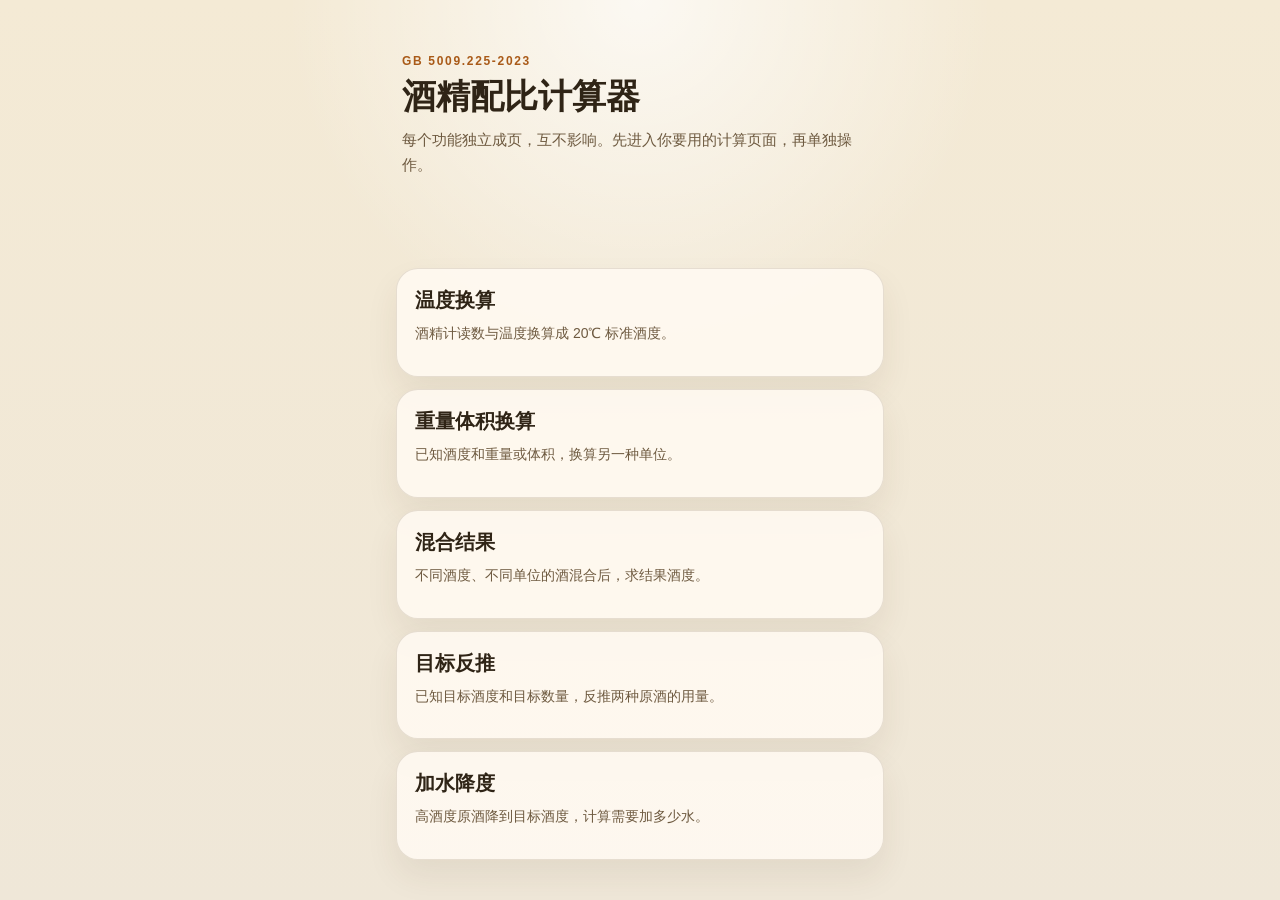
<file: index.html>
<!DOCTYPE html>
<html lang="zh-CN">
<head>
    <meta charset="UTF-8">
    <meta name="viewport" content="width=device-width, initial-scale=1.0, viewport-fit=cover">
    <meta name="apple-mobile-web-app-capable" content="yes">
    <meta name="apple-mobile-web-app-status-bar-style" content="default">
    <title>酒精配比计算器</title>
    <link rel="stylesheet" href="style.css?v=20260329-11">
    <link rel="manifest" href="manifest.json?v=20260329-11">
</head>
<body>
    <main class="shell">
        <section class="hero">
            <p class="eyebrow">GB 5009.225-2023</p>
            <h1>酒精配比计算器</h1>
            <p class="intro">每个功能独立成页，互不影响。先进入你要用的计算页面，再单独操作。</p>
        </section>

        <section class="nav-grid">
            <a class="nav-card" href="./temp.html?v=20260329-11">
                <h2>温度换算</h2>
                <p>酒精计读数与温度换算成 20℃ 标准酒度。</p>
            </a>
            <a class="nav-card" href="./convert.html?v=20260329-11">
                <h2>重量体积换算</h2>
                <p>已知酒度和重量或体积，换算另一种单位。</p>
            </a>
            <a class="nav-card" href="./blend.html?v=20260329-11">
                <h2>混合结果</h2>
                <p>不同酒度、不同单位的酒混合后，求结果酒度。</p>
            </a>
            <a class="nav-card" href="./target.html?v=20260329-11">
                <h2>目标反推</h2>
                <p>已知目标酒度和目标数量，反推两种原酒的用量。</p>
            </a>
            <a class="nav-card" href="./dilute.html?v=20260329-11">
                <h2>加水降度</h2>
                <p>高酒度原酒降到目标酒度，计算需要加多少水。</p>
            </a>
        </section>
    </main>
</body>
</html>
</file>
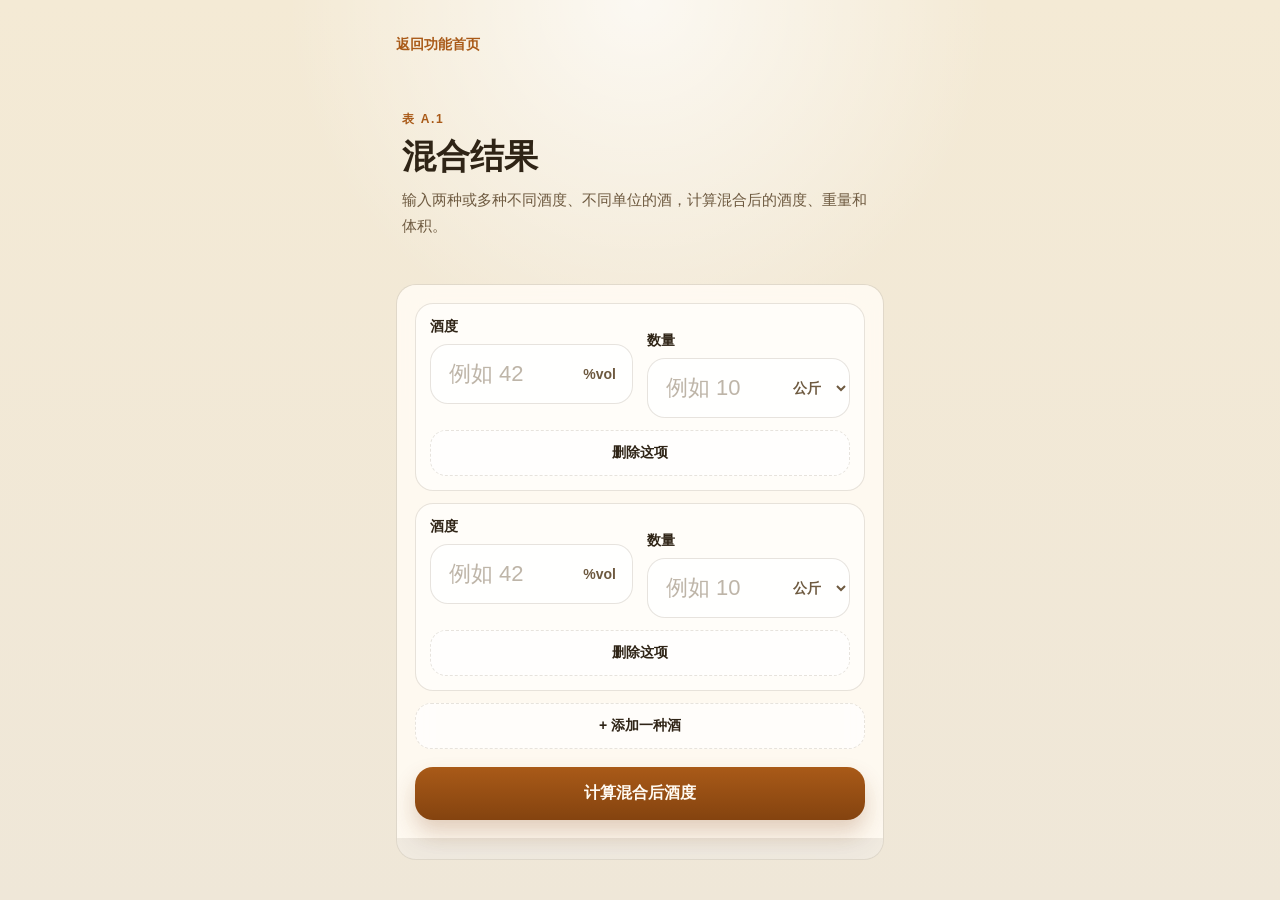
<file: blend.html>
<!DOCTYPE html>
<html lang="zh-CN">
<head>
    <meta charset="UTF-8">
    <meta name="viewport" content="width=device-width, initial-scale=1.0, viewport-fit=cover">
    <title>混合结果</title>
    <link rel="stylesheet" href="style.css?v=20260329-11">
</head>
<body>
    <main class="shell">
        <a class="back-link" href="./index.html?v=20260329-11">返回功能首页</a>
        <section class="hero">
            <p class="eyebrow">表 A.1</p>
            <h1>混合结果</h1>
            <p class="intro">输入两种或多种不同酒度、不同单位的酒，计算混合后的酒度、重量和体积。</p>
        </section>

        <section class="tool-panel">
            <div class="calculator-card">
                <div id="blend-items"></div>
                <button class="ghost-button" type="button" onclick="addBlendItem()">+ 添加一种酒</button>
                <button class="btn-primary" type="button" onclick="runBlendCalculator()">计算混合后酒度</button>
                <div class="result-card" id="blend-result"></div>
            </div>
        </section>
    </main>

    <script src="data.js?v=20260329-11"></script>
    <script src="blend.js?v=20260329-11"></script>
</body>
</html>
</file>
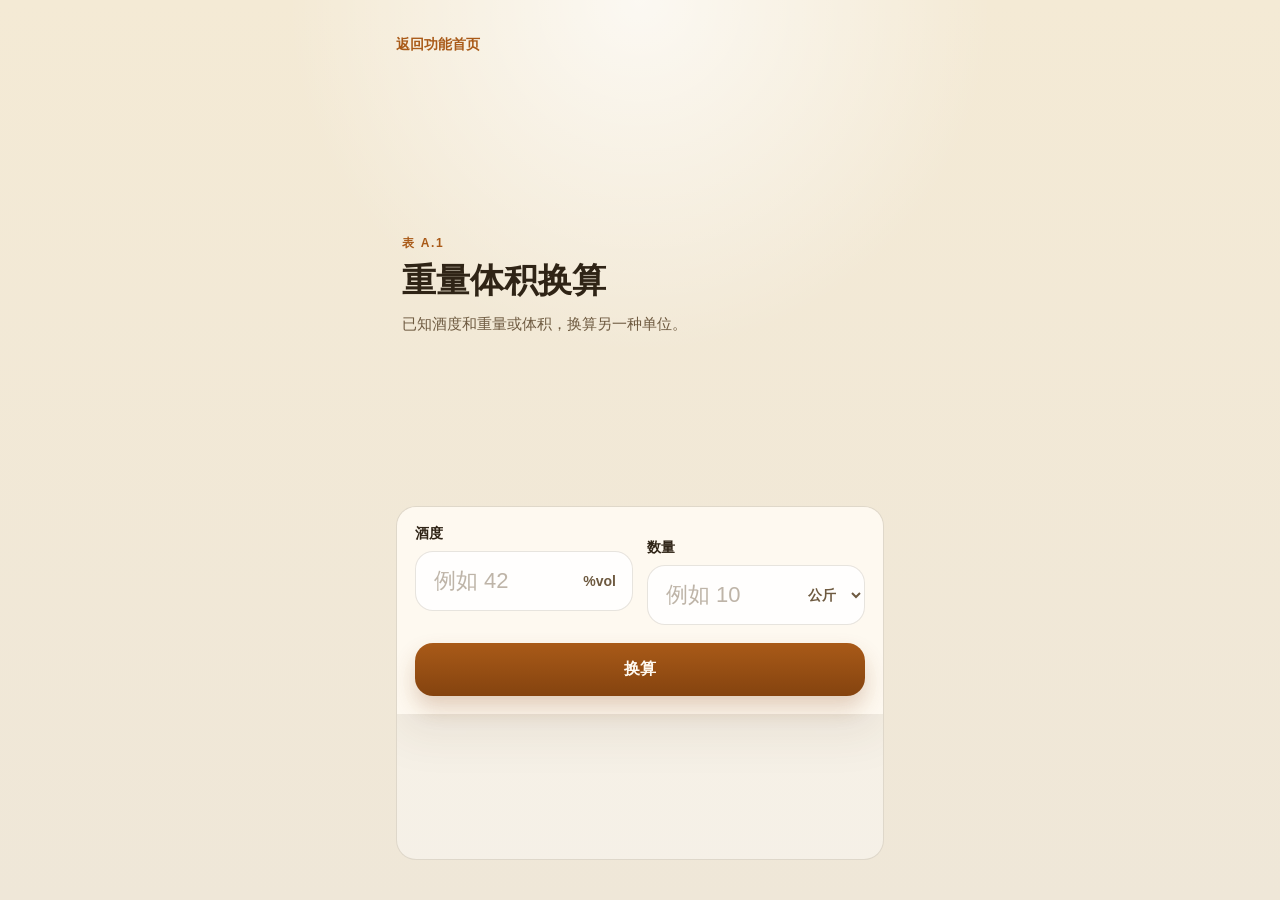
<file: convert.html>
<!DOCTYPE html>
<html lang="zh-CN">
<head>
    <meta charset="UTF-8">
    <meta name="viewport" content="width=device-width, initial-scale=1.0, viewport-fit=cover">
    <title>重量体积换算</title>
    <link rel="stylesheet" href="style.css?v=20260329-11">
</head>
<body>
    <main class="shell">
        <a class="back-link" href="./index.html?v=20260329-11">返回功能首页</a>
        <section class="hero">
            <p class="eyebrow">表 A.1</p>
            <h1>重量体积换算</h1>
            <p class="intro">已知酒度和重量或体积，换算另一种单位。</p>
        </section>

        <section class="tool-panel">
            <div class="calculator-card">
                <div class="grid-two">
                    <div class="form-group">
                        <label for="convert-alcohol">酒度</label>
                        <div class="input-row">
                            <input type="number" id="convert-alcohol" step="0.1" inputmode="decimal" placeholder="例如 42">
                            <span class="unit">%vol</span>
                        </div>
                    </div>
                    <div class="form-group">
                        <label for="convert-amount">数量</label>
                        <div class="input-row">
                            <input type="number" id="convert-amount" step="0.001" inputmode="decimal" placeholder="例如 10">
                            <select class="unit-select" id="convert-unit">
                                <option value="weight">公斤</option>
                                <option value="volume">升</option>
                            </select>
                        </div>
                    </div>
                </div>

                <button class="btn-primary" type="button" onclick="runConvertCalculator()">换算</button>
                <div class="result-card" id="convert-result"></div>
            </div>
        </section>
    </main>

    <script src="data.js?v=20260329-11"></script>
    <script src="convert.js?v=20260329-11"></script>
</body>
</html>
</file>
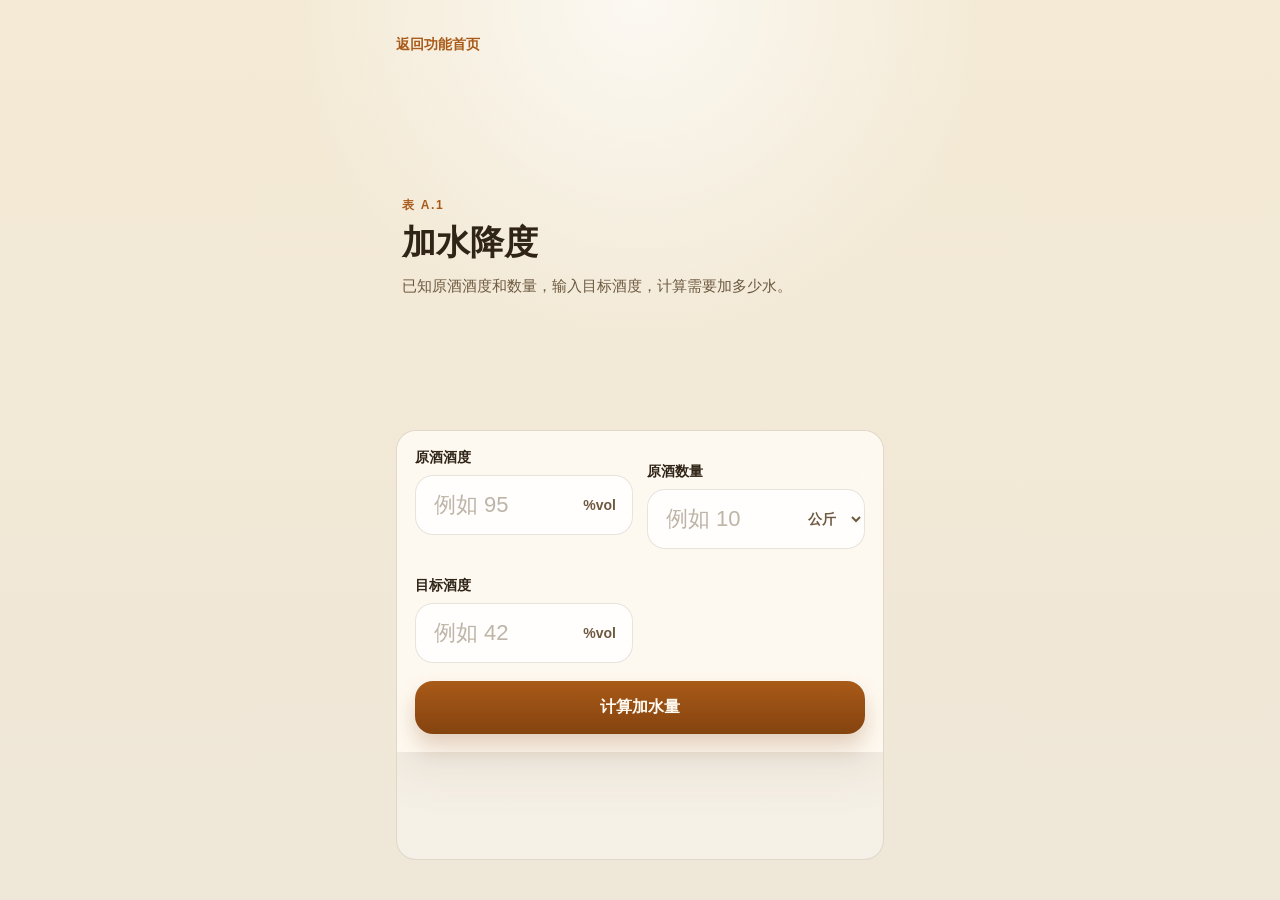
<file: dilute.html>
<!DOCTYPE html>
<html lang="zh-CN">
<head>
    <meta charset="UTF-8">
    <meta name="viewport" content="width=device-width, initial-scale=1.0, viewport-fit=cover">
    <title>加水降度</title>
    <link rel="stylesheet" href="style.css?v=20260329-11">
</head>
<body>
    <main class="shell">
        <a class="back-link" href="./index.html?v=20260329-11">返回功能首页</a>
        <section class="hero">
            <p class="eyebrow">表 A.1</p>
            <h1>加水降度</h1>
            <p class="intro">已知原酒酒度和数量，输入目标酒度，计算需要加多少水。</p>
        </section>

        <section class="tool-panel">
            <div class="calculator-card">
                <div class="grid-two">
                    <div class="form-group">
                        <label for="dilute-source-alcohol">原酒酒度</label>
                        <div class="input-row">
                            <input type="number" id="dilute-source-alcohol" step="0.1" inputmode="decimal" placeholder="例如 95">
                            <span class="unit">%vol</span>
                        </div>
                    </div>
                    <div class="form-group">
                        <label for="dilute-source-amount">原酒数量</label>
                        <div class="input-row">
                            <input type="number" id="dilute-source-amount" step="0.001" inputmode="decimal" placeholder="例如 10">
                            <select class="unit-select" id="dilute-source-unit">
                                <option value="weight">公斤</option>
                                <option value="volume">升</option>
                            </select>
                        </div>
                    </div>
                    <div class="form-group">
                        <label for="dilute-target-alcohol">目标酒度</label>
                        <div class="input-row">
                            <input type="number" id="dilute-target-alcohol" step="0.1" inputmode="decimal" placeholder="例如 42">
                            <span class="unit">%vol</span>
                        </div>
                    </div>
                </div>

                <button class="btn-primary" type="button" onclick="runDiluteCalculator()">计算加水量</button>
                <div class="result-card" id="dilute-result"></div>
            </div>
        </section>
    </main>

    <script src="data.js?v=20260329-11"></script>
    <script src="dilute.js?v=20260329-11"></script>
</body>
</html>
</file>
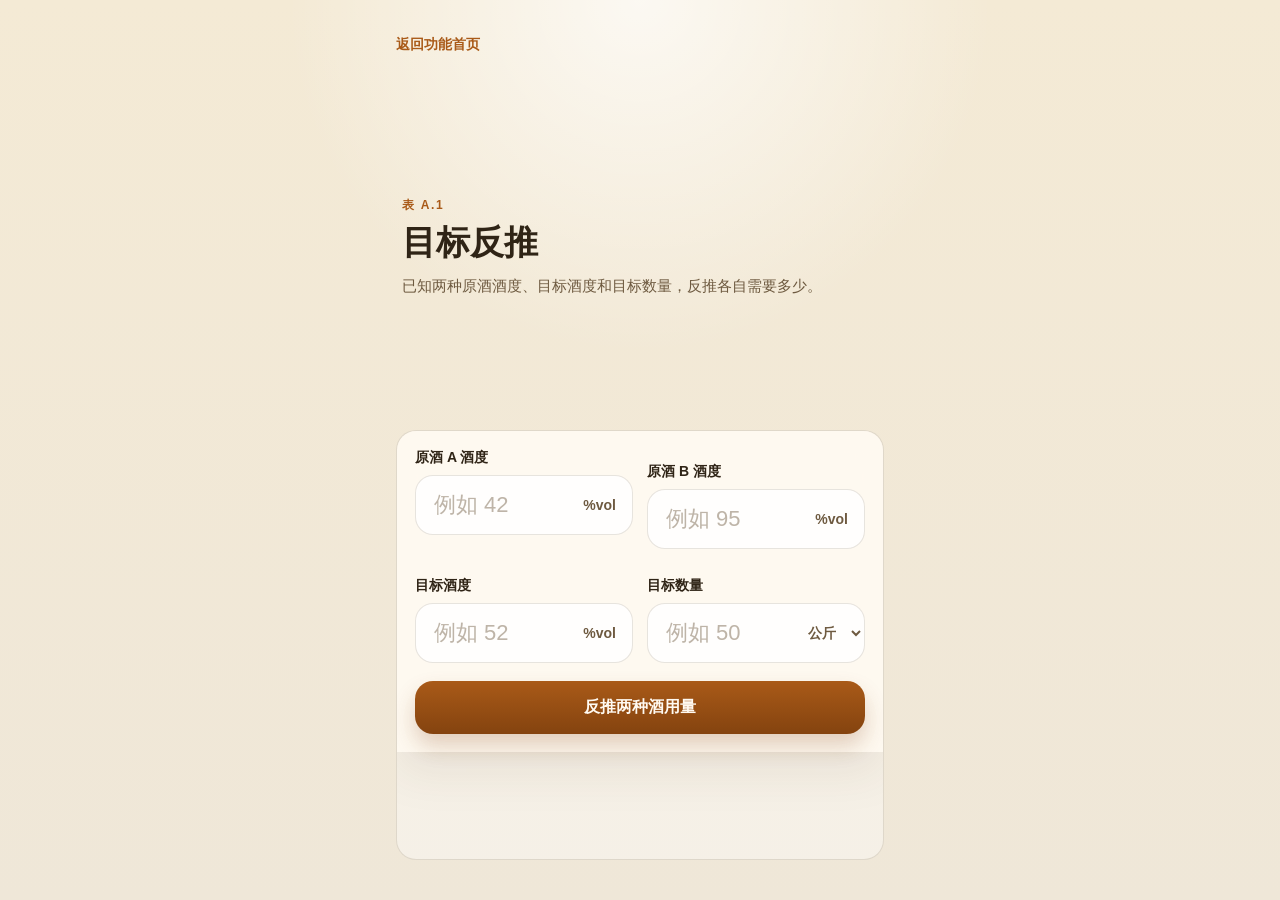
<file: target.html>
<!DOCTYPE html>
<html lang="zh-CN">
<head>
    <meta charset="UTF-8">
    <meta name="viewport" content="width=device-width, initial-scale=1.0, viewport-fit=cover">
    <title>目标反推</title>
    <link rel="stylesheet" href="style.css?v=20260329-11">
</head>
<body>
    <main class="shell">
        <a class="back-link" href="./index.html?v=20260329-11">返回功能首页</a>
        <section class="hero">
            <p class="eyebrow">表 A.1</p>
            <h1>目标反推</h1>
            <p class="intro">已知两种原酒酒度、目标酒度和目标数量，反推各自需要多少。</p>
        </section>

        <section class="tool-panel">
            <div class="calculator-card">
                <div class="grid-two">
                    <div class="form-group">
                        <label for="target-source-a">原酒 A 酒度</label>
                        <div class="input-row">
                            <input type="number" id="target-source-a" step="0.1" inputmode="decimal" placeholder="例如 42">
                            <span class="unit">%vol</span>
                        </div>
                    </div>
                    <div class="form-group">
                        <label for="target-source-b">原酒 B 酒度</label>
                        <div class="input-row">
                            <input type="number" id="target-source-b" step="0.1" inputmode="decimal" placeholder="例如 95">
                            <span class="unit">%vol</span>
                        </div>
                    </div>
                    <div class="form-group">
                        <label for="target-alcohol">目标酒度</label>
                        <div class="input-row">
                            <input type="number" id="target-alcohol" step="0.1" inputmode="decimal" placeholder="例如 52">
                            <span class="unit">%vol</span>
                        </div>
                    </div>
                    <div class="form-group">
                        <label for="target-amount">目标数量</label>
                        <div class="input-row">
                            <input type="number" id="target-amount" step="0.001" inputmode="decimal" placeholder="例如 50">
                            <select class="unit-select" id="target-unit">
                                <option value="weight">公斤</option>
                                <option value="volume">升</option>
                            </select>
                        </div>
                    </div>
                </div>

                <button class="btn-primary" type="button" onclick="runTargetCalculator()">反推两种酒用量</button>
                <div class="result-card" id="target-result"></div>
            </div>
        </section>
    </main>

    <script src="data.js?v=20260329-11"></script>
    <script src="target.js?v=20260329-11"></script>
</body>
</html>
</file>
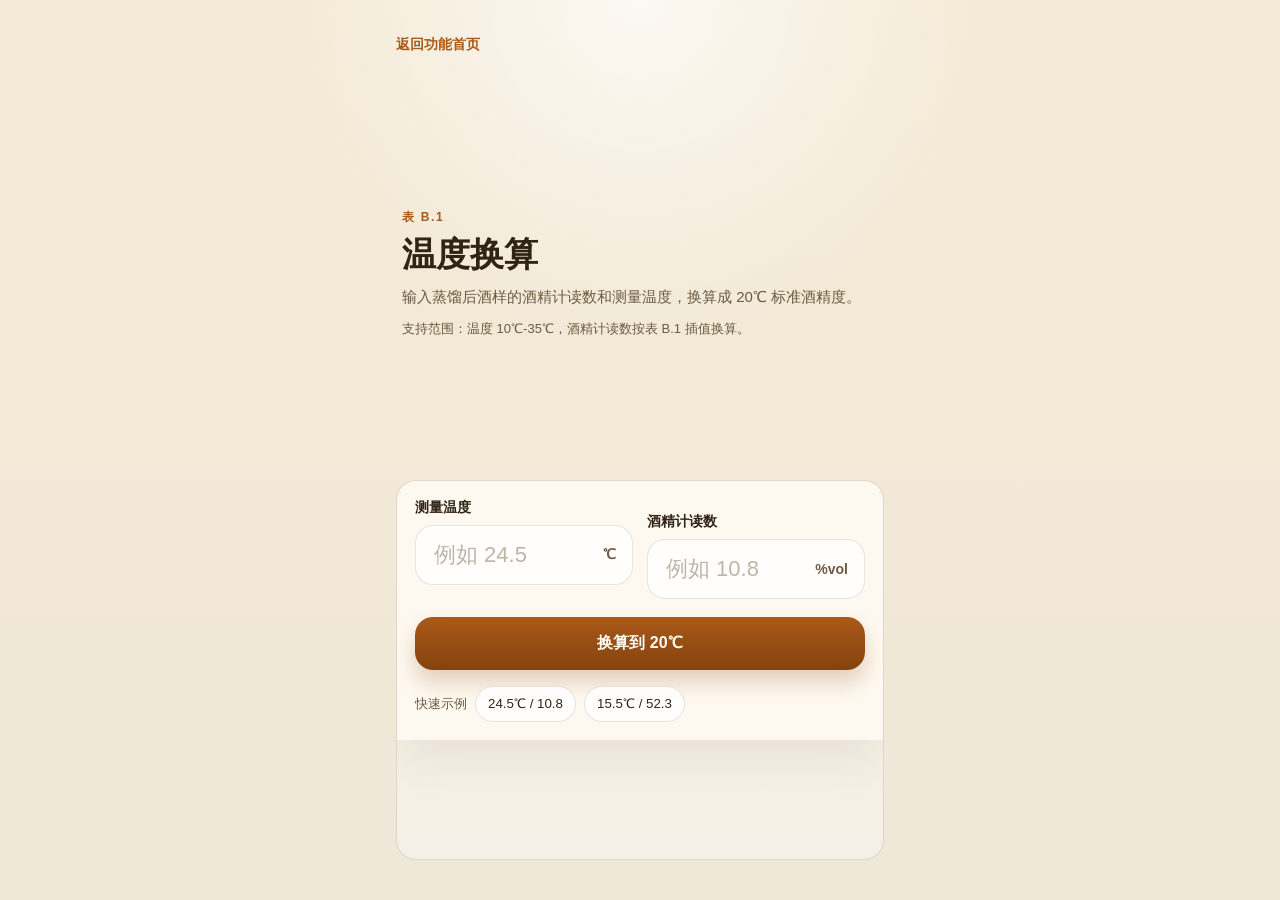
<file: temp.html>
<!DOCTYPE html>
<html lang="zh-CN">
<head>
    <meta charset="UTF-8">
    <meta name="viewport" content="width=device-width, initial-scale=1.0, viewport-fit=cover">
    <title>温度换算</title>
    <link rel="stylesheet" href="style.css?v=20260329-11">
</head>
<body>
    <main class="shell">
        <a class="back-link" href="./index.html?v=20260329-11">返回功能首页</a>
        <section class="hero">
            <p class="eyebrow">表 B.1</p>
            <h1>温度换算</h1>
            <p class="intro">输入蒸馏后酒样的酒精计读数和测量温度，换算成 20℃ 标准酒精度。</p>
            <p class="range" id="range-text">正在读取支持范围…</p>
        </section>

        <section class="tool-panel">
            <div class="calculator-card">
                <div class="grid-two">
                    <div class="form-group">
                        <label for="temp-input">测量温度</label>
                        <div class="input-row">
                            <input type="number" id="temp-input" step="0.1" inputmode="decimal" placeholder="例如 24.5">
                            <span class="unit">℃</span>
                        </div>
                    </div>
                    <div class="form-group">
                        <label for="alcohol-input">酒精计读数</label>
                        <div class="input-row">
                            <input type="number" id="alcohol-input" step="0.1" inputmode="decimal" placeholder="例如 10.8">
                            <span class="unit">%vol</span>
                        </div>
                    </div>
                </div>

                <button class="btn-primary" type="button" onclick="runTempCalculator()">换算到 20℃</button>

                <div class="examples">
                    <span>快速示例</span>
                    <button type="button" onclick="fillTempExample(24.5, 10.8)">24.5℃ / 10.8</button>
                    <button type="button" onclick="fillTempExample(15.5, 52.3)">15.5℃ / 52.3</button>
                </div>

                <div class="result-card" id="temp-result">
                    <p class="result-status">换算结果</p>
                    <p class="result-output">等待输入</p>
                    <p class="result-detail">输入温度和酒精计读数后，这里会显示 20℃ 标准酒精度。</p>
                </div>
            </div>
        </section>
    </main>

    <script src="data.js?v=20260329-11"></script>
    <script>
        (function () {
            function formatNumber(value, digits) {
                return Number(value).toFixed(digits);
            }

            const correctionTable = tempCorrectionTable;
            const sortedTemperatures = Object.keys(correctionTable).map(Number).sort((a, b) => a - b);

            function getAlcoholsForTemperature(temp) {
                return Object.keys(correctionTable[temp] || {}).map(Number).sort((a, b) => a - b);
            }

            function findNeighborBounds(sortedValues, target) {
                if (!sortedValues.length) return null;
                if (target < sortedValues[0] || target > sortedValues[sortedValues.length - 1]) return null;
                if (sortedValues.includes(target)) return { lower: target, upper: target };
                for (let i = 0; i < sortedValues.length - 1; i += 1) {
                    const lower = sortedValues[i];
                    const upper = sortedValues[i + 1];
                    if (target >= lower && target <= upper) {
                        return { lower, upper };
                    }
                }
                return null;
            }

            function linearInterpolate(x, x0, x1, y0, y1) {
                if (x0 === x1) return y0;
                return y0 + ((x - x0) * (y1 - y0)) / (x1 - x0);
            }

            function getAlcoholBoundsForTemperature(temp, alcohol) {
                return findNeighborBounds(getAlcoholsForTemperature(temp), alcohol);
            }

            function hasValue(temp, alcohol) {
                return correctionTable[temp] !== undefined && correctionTable[temp][alcohol] !== undefined;
            }

            function buildBounds(tempLower, tempUpper, alcohol) {
                const lowerBounds = getAlcoholBoundsForTemperature(tempLower, alcohol);
                const upperBounds = getAlcoholBoundsForTemperature(tempUpper, alcohol);
                if (!lowerBounds || !upperBounds) return null;

                const alcoholLower = Math.max(lowerBounds.lower, upperBounds.lower);
                const alcoholUpper = Math.min(lowerBounds.upper, upperBounds.upper);
                if (alcoholLower > alcohol || alcoholUpper < alcohol) return null;
                if (!hasValue(tempLower, alcoholLower) || !hasValue(tempUpper, alcoholLower)) return null;
                if (!hasValue(tempLower, alcoholUpper) || !hasValue(tempUpper, alcoholUpper)) return null;

                return { tempLower, tempUpper, alcoholLower, alcoholUpper };
            }

            function getCorrectionBounds(temp, alcohol) {
                if (temp < sortedTemperatures[0] || temp > sortedTemperatures[sortedTemperatures.length - 1]) {
                    return null;
                }

                const exactAlcoholBounds = correctionTable[temp]
                    ? getAlcoholBoundsForTemperature(temp, alcohol)
                    : null;
                if (exactAlcoholBounds) {
                    return {
                        tempLower: temp,
                        tempUpper: temp,
                        alcoholLower: exactAlcoholBounds.lower,
                        alcoholUpper: exactAlcoholBounds.upper,
                    };
                }

                const lowerCandidates = sortedTemperatures.filter((value) => value <= temp).reverse();
                const upperCandidates = sortedTemperatures.filter((value) => value >= temp);

                for (const tempLower of lowerCandidates) {
                    for (const tempUpper of upperCandidates) {
                        if (tempLower > temp || tempUpper < temp || tempLower > tempUpper) continue;
                        const bounds = buildBounds(tempLower, tempUpper, alcohol);
                        if (bounds) return bounds;
                    }
                }

                return null;
            }

            function explainCorrection(temp, alcohol) {
                const bounds = getCorrectionBounds(temp, alcohol);
                if (!bounds) return null;
                const points = [
                    {
                        temp: bounds.tempLower,
                        alcohol: bounds.alcoholLower,
                        value: correctionTable[bounds.tempLower][bounds.alcoholLower],
                    },
                ];
                if (bounds.alcoholUpper !== bounds.alcoholLower) {
                    points.push({
                        temp: bounds.tempLower,
                        alcohol: bounds.alcoholUpper,
                        value: correctionTable[bounds.tempLower][bounds.alcoholUpper],
                    });
                }
                if (bounds.tempUpper !== bounds.tempLower) {
                    points.push({
                        temp: bounds.tempUpper,
                        alcohol: bounds.alcoholLower,
                        value: correctionTable[bounds.tempUpper][bounds.alcoholLower],
                    });
                }
                if (bounds.tempUpper !== bounds.tempLower && bounds.alcoholUpper !== bounds.alcoholLower) {
                    points.push({
                        temp: bounds.tempUpper,
                        alcohol: bounds.alcoholUpper,
                        value: correctionTable[bounds.tempUpper][bounds.alcoholUpper],
                    });
                }
                return { bounds, points };
            }

            function correctTemperature(temp, alcohol) {
                const bounds = getCorrectionBounds(temp, alcohol);
                if (!bounds) return null;

                const { tempLower, tempUpper, alcoholLower, alcoholUpper } = bounds;
                const read = (t, a) => correctionTable[t][a];

                if (tempLower === tempUpper && alcoholLower === alcoholUpper) {
                    return read(tempLower, alcoholLower);
                }
                if (tempLower === tempUpper) {
                    return linearInterpolate(alcohol, alcoholLower, alcoholUpper, read(tempLower, alcoholLower), read(tempLower, alcoholUpper));
                }
                if (alcoholLower === alcoholUpper) {
                    return linearInterpolate(temp, tempLower, tempUpper, read(tempLower, alcoholLower), read(tempUpper, alcoholLower));
                }

                const lowerTempValue = linearInterpolate(alcohol, alcoholLower, alcoholUpper, read(tempLower, alcoholLower), read(tempLower, alcoholUpper));
                const upperTempValue = linearInterpolate(alcohol, alcoholLower, alcoholUpper, read(tempUpper, alcoholLower), read(tempUpper, alcoholUpper));
                return linearInterpolate(temp, tempLower, tempUpper, lowerTempValue, upperTempValue);
            }

            function showResult(kind, title, detail, extra) {
                const result = document.getElementById("temp-result");
                result.className = "result-card show " + kind;
                result.innerHTML = `
                    <p class="result-status">${kind === "error" ? "无法计算" : "换算结果"}</p>
                    <p class="result-output">${title}</p>
                    <p class="result-detail">${detail}</p>
                    ${extra ? `<div class="result-basis">${extra}</div>` : ""}
                `;
            }

            window.runTempCalculator = function () {
                const temp = Number.parseFloat(document.getElementById("temp-input").value);
                const alcohol = Number.parseFloat(document.getElementById("alcohol-input").value);

                if (Number.isNaN(temp) || Number.isNaN(alcohol)) {
                    showResult("error", "请输入有效数字", "温度和酒精计读数都支持输入小数，例如 24.5 和 10.8。");
                    return;
                }

                const result = correctTemperature(temp, alcohol);
                if (result === null) {
                    showResult(
                        "error",
                        "当前输入超出可换算范围",
                        `支持温度 ${sortedTemperatures[0]}℃-${sortedTemperatures[sortedTemperatures.length - 1]}℃。`
                    );
                    return;
                }

                const explanation = explainCorrection(temp, alcohol);
                const extra = explanation
                    ? [
                        "<strong>参考表值：</strong>",
                        ...explanation.points.map((point) => `${formatNumber(point.temp, 1)}℃ / ${formatNumber(point.alcohol, 1)}%vol -> ${formatNumber(point.value, 2)}`),
                    ].filter(Boolean).join("<br>")
                    : "";

                showResult(
                    "success",
                    `${formatNumber(result, 2)} %vol`,
                    `输入 ${formatNumber(temp, 1)}℃ / ${formatNumber(alcohol, 1)}%vol，折算为 20℃ 标准酒精度。`,
                    extra
                );
            };

            window.fillTempExample = function (temp, alcohol) {
                document.getElementById("temp-input").value = temp;
                document.getElementById("alcohol-input").value = alcohol;
                window.runTempCalculator();
            };

            document.getElementById("range-text").textContent = `支持范围：温度 ${sortedTemperatures[0]}℃-${sortedTemperatures[sortedTemperatures.length - 1]}℃，酒精计读数按表 B.1 插值换算。`;
        })();
    </script>
</body>
</html>
</file>
<file: style.css>
:root {
    --bg-top: #f4ead5;
    --bg-bottom: #efe7d8;
    --card: rgba(255, 250, 242, 0.88);
    --ink: #2f2416;
    --muted: #6e5a40;
    --line: rgba(86, 64, 31, 0.14);
    --accent: #a95a18;
    --accent-dark: #84430f;
    --success-bg: #f2f7ec;
    --success-line: #b9cf98;
    --error-bg: #fbf1ee;
    --error-line: #e3b4a5;
}

* {
    box-sizing: border-box;
    margin: 0;
    padding: 0;
}

body {
    min-height: 100vh;
    font-family: "Avenir Next", "PingFang SC", "Hiragino Sans GB", "Microsoft YaHei", sans-serif;
    color: var(--ink);
    background:
        radial-gradient(circle at top, rgba(255, 255, 255, 0.7), transparent 32%),
        linear-gradient(180deg, var(--bg-top), var(--bg-bottom));
}

.shell {
    width: min(100%, 520px);
    margin: 0 auto;
    min-height: 100vh;
    padding: 20px 16px 28px;
    display: grid;
    gap: 18px;
}

.back-link {
    color: var(--accent);
    text-decoration: none;
    font-size: 14px;
    font-weight: 700;
}

.nav-grid {
    display: grid;
    gap: 12px;
}

.nav-card {
    display: block;
    text-decoration: none;
    color: var(--ink);
    background: var(--card);
    border: 1px solid var(--line);
    border-radius: 22px;
    padding: 18px;
    box-shadow: 0 16px 32px rgba(80, 54, 21, 0.08);
}

.nav-card h2 {
    font-size: 20px;
    margin-bottom: 8px;
}

.nav-card p {
    color: var(--muted);
    font-size: 14px;
    line-height: 1.6;
}

.tool-panel {
    display: block;
    border: 1px solid var(--line);
    border-radius: 20px;
    background: rgba(255, 255, 255, 0.38);
    overflow: hidden;
}

.tool-panel + .tool-panel {
    margin-top: 10px;
}

.panel-summary {
    list-style: none;
    cursor: pointer;
    padding: 16px 18px;
    font-size: 18px;
    font-weight: 800;
    background: rgba(255, 255, 255, 0.55);
}

.panel-summary::-webkit-details-marker {
    display: none;
}

.panel-summary::after {
    content: "+";
    float: right;
    color: var(--accent);
}

.tool-panel[open] .panel-summary::after {
    content: "-";
}

.hero {
    padding: 18px 6px 6px;
}

.eyebrow {
    color: var(--accent);
    font-size: 12px;
    font-weight: 700;
    letter-spacing: 0.14em;
    text-transform: uppercase;
}

.hero h1 {
    margin-top: 10px;
    font-size: 34px;
    line-height: 1.08;
}

.intro {
    margin-top: 12px;
    color: var(--muted);
    font-size: 15px;
    line-height: 1.7;
}

.range {
    margin-top: 10px;
    color: var(--muted);
    font-size: 13px;
}

.calculator-card {
    background: var(--card);
    border: 0;
    border-radius: 0;
    padding: 18px;
    box-shadow: 0 20px 45px rgba(80, 54, 21, 0.08);
    backdrop-filter: blur(16px);
}

.grid-two {
    display: grid;
    gap: 14px;
}

.form-group + .form-group {
    margin-top: 14px;
}

.form-group label {
    display: block;
    margin-bottom: 8px;
    font-size: 14px;
    font-weight: 600;
}

.input-row {
    display: grid;
    grid-template-columns: 1fr auto;
    align-items: center;
    border: 1px solid var(--line);
    background: rgba(255, 255, 255, 0.85);
    border-radius: 18px;
    overflow: hidden;
}

.input-row input {
    width: 100%;
    border: 0;
    background: transparent;
    padding: 16px 18px;
    font-size: 22px;
    color: var(--ink);
    outline: none;
}

.input-row select {
    border: 0;
    background: transparent;
    padding: 16px 12px 16px 0;
    color: var(--muted);
    font-size: 14px;
    font-weight: 700;
    outline: none;
}

.input-row input::placeholder {
    color: rgba(110, 90, 64, 0.45);
}

.unit {
    padding: 0 16px;
    color: var(--muted);
    font-size: 14px;
    font-weight: 700;
}

.btn-primary {
    width: 100%;
    margin-top: 18px;
    border: 0;
    border-radius: 18px;
    padding: 16px;
    font-size: 16px;
    font-weight: 700;
    color: #fffaf2;
    background: linear-gradient(180deg, var(--accent), var(--accent-dark));
    box-shadow: 0 12px 22px rgba(132, 67, 15, 0.24);
    cursor: pointer;
}

.examples {
    display: flex;
    flex-wrap: wrap;
    gap: 8px;
    align-items: center;
    margin-top: 16px;
}

.examples span {
    color: var(--muted);
    font-size: 13px;
}

.examples button {
    border: 1px solid var(--line);
    background: rgba(255, 255, 255, 0.8);
    color: var(--ink);
    border-radius: 999px;
    padding: 8px 12px;
    cursor: pointer;
}

.ghost-button {
    width: 100%;
    margin-top: 12px;
    border: 1px dashed var(--line);
    background: rgba(255, 255, 255, 0.7);
    color: var(--ink);
    border-radius: 16px;
    padding: 13px;
    font-size: 14px;
    font-weight: 700;
    cursor: pointer;
}

.blend-item {
    padding: 14px;
    border-radius: 18px;
    background: rgba(255, 255, 255, 0.56);
    border: 1px solid var(--line);
}

.blend-item + .blend-item {
    margin-top: 12px;
}

.result-card {
    display: none;
    margin-top: 18px;
    padding: 16px;
    border-radius: 18px;
    border: 1px solid transparent;
}

.result-card.show {
    display: block;
}

.result-card.success {
    background: var(--success-bg);
    border-color: var(--success-line);
}

.result-card.error {
    background: var(--error-bg);
    border-color: var(--error-line);
}

.result-status {
    font-size: 13px;
    color: var(--muted);
}

.result-output {
    margin-top: 8px;
    font-size: 32px;
    font-weight: 800;
    line-height: 1.1;
}

.result-detail {
    margin-top: 8px;
    color: var(--muted);
    font-size: 14px;
    line-height: 1.65;
}

.result-basis {
    margin-top: 12px;
    padding-top: 12px;
    border-top: 1px solid var(--line);
    color: var(--muted);
    font-size: 13px;
    line-height: 1.7;
}

@media (min-width: 700px) {
    .shell {
        padding-top: 36px;
        padding-bottom: 40px;
    }

    .grid-two {
        grid-template-columns: 1fr 1fr;
    }
}
</file>
